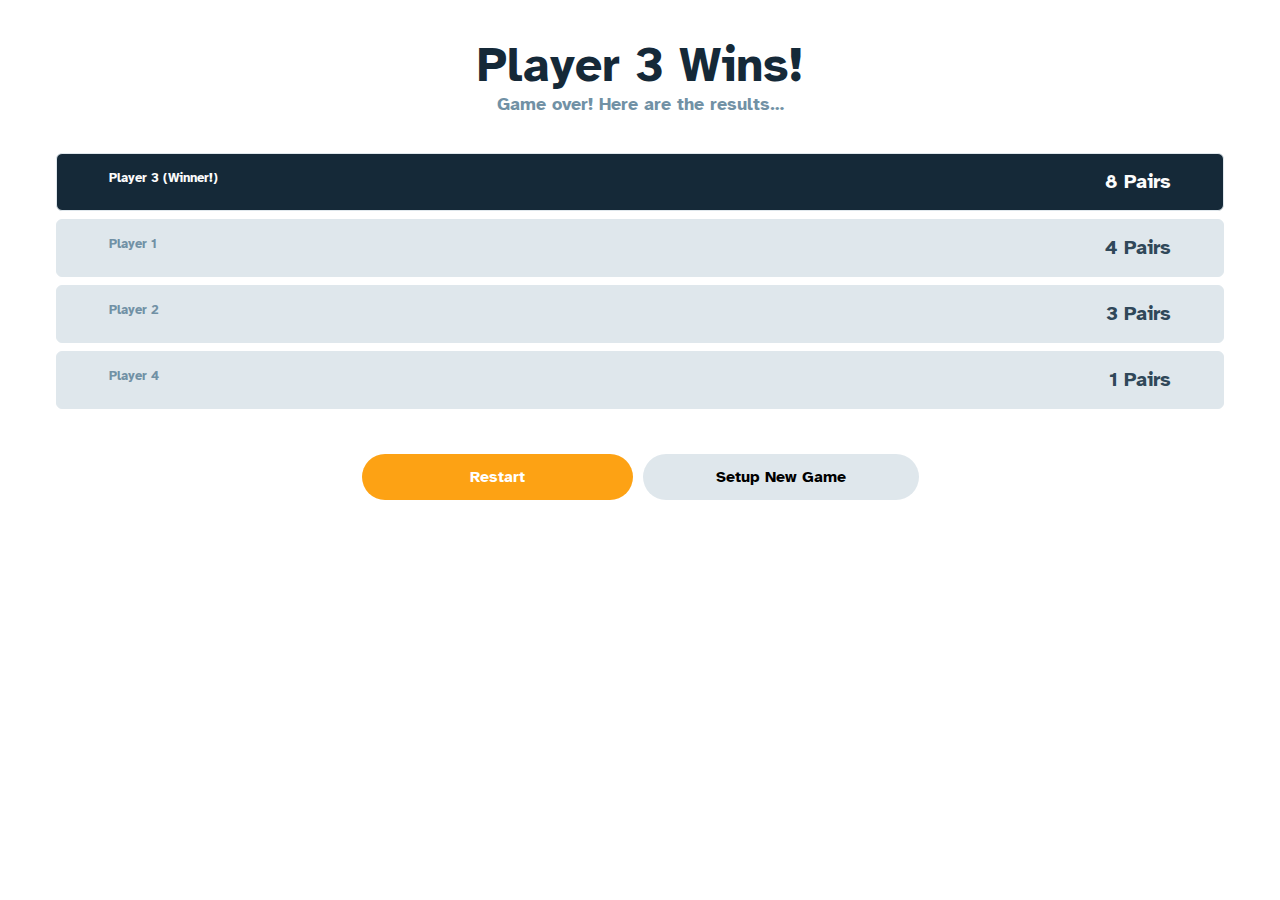
<file: index.html>
<!DOCTYPE html>
<html lang="en">

<head>
  <meta charset="UTF-8">
  <meta name="viewport" content="width=device-width, initial-scale=1.0">
  <title>MemoryGamee</title>
  <link rel="preconnect" href="https://fonts.googleapis.com">
  <link rel="preconnect" href="https://fonts.gstatic.com" crossorigin>
  <link
    href="https://fonts.googleapis.com/css2?family=Atkinson+Hyperlegible:ital,wght@0,400;0,700;1,400;1,700&family=Barlow+Semi+Condensed:ital,wght@0,100;0,200;0,300;0,400;0,500;0,600;0,700;0,800;0,900;1,100;1,200;1,300;1,400;1,500;1,600;1,700;1,800;1,900&family=Barlow:ital,wght@0,100;0,200;0,300;0,400;0,500;0,600;0,700;0,800;0,900;1,100;1,200;1,300;1,400;1,500;1,600;1,700;1,800;1,900&family=Castoro+Titling&family=Fraunces:ital,opsz,wght@0,9..144,100..900;1,9..144,100..900&family=Inter:wght@100..900&family=Kumbh+Sans:wght@100..900&family=Montserrat:ital,wght@0,100..900;1,100..900&display=swap"
    rel="stylesheet">
  <link rel="stylesheet" href="/assets/css/memory.css">
</head>
<div class="mplayer-container">
  <div class="mplayer-text">
    <h2>Player 3 Wins!</h2>
    <p>Game over! Here are the results…</p>
  </div>
  <div class="playerArea">
    <div class="playerItem blackItem">
      <p>Player 3 (Winner!)</p>
      <p class="pair-item">8 Pairs</p>
    </div>
    <!-- item end and start -->
    <div class="playerItem">
      <p>Player 1</p>
      <p class="pair-item">4 Pairs</p>
    </div>
    <!-- item end and start -->
    <div class="playerItem">
      <p>Player 2</p>
      <p class="pair-item">3 Pairs</p>
    </div>
    <!-- item end and start -->
    <div class="playerItem">
      <p>Player 4</p>
      <p class="pair-item">1 Pairs</p>
    </div>
    <!-- item end -->

  </div>
  <div class="resultBtn">
    <div class="restartBtn"><a href="#">Restart</a></div>
    <div class="newGame-btn"><a href="#">Setup New Game</a></div>

  </div>








</div>

<body>

</body>

</html>
</file>
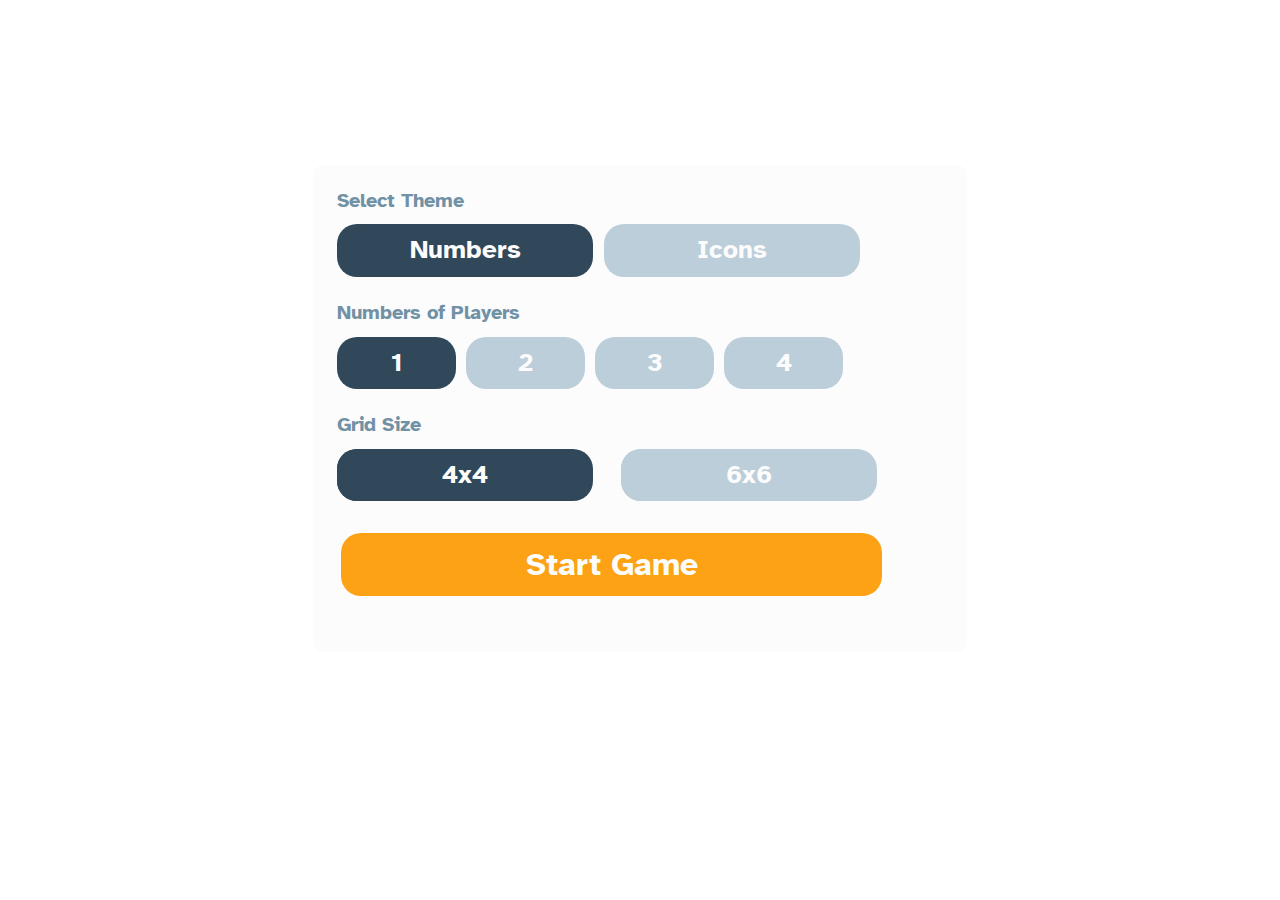
<file: memo.html>
<!DOCTYPE html>
<html lang="en">

<head>
  <meta charset="UTF-8">
  <meta name="viewport" content="width=device-width, initial-scale=1.0">
  <title>Memory Game</title>
  <link rel="preconnect" href="https://fonts.googleapis.com">
  <link rel="preconnect" href="https://fonts.gstatic.com" crossorigin>
  <link
    href="https://fonts.googleapis.com/css2?family=Atkinson+Hyperlegible:ital,wght@0,400;0,700;1,400;1,700&display=swap"
    rel="stylesheet">
  <link rel="stylesheet" href="/assets/css/memory.css">
</head>

<body>
  <div class="container">
    <div class="header">
      <h2>memory</h2>
    </div>
    <div class="start-game-area">
      <div class="select-theme-area">
        <div class="select-area-txt">
          <h3>Select Theme</h3>
        </div>
        <div class="select-buttons-area">
          <div class="numbers-buttons">
            <h2>Numbers</h2>
          </div>
          <div class="icons-buttons">
            <h2>Icons</h2>
          </div>
        </div>
      </div>
      <div class="numbers-players-area">
        <div class="numbers-players-txt">
          <h3>Numbers of Players</h3>
        </div>
        <div class="numbers-players-buttons">
          <h2>1</h2>
          <h2>2</h2>
          <h2>3</h2>
          <h2>4</h2>
        </div>
      </div>
      <div class="grid-area">
        <div class="grid-size-txt">
          <h3>Grid Size</h3>
        </div>
        <div class="grid-buttons-area">
          <div class="grid-four-buttons">
            <h2>4x4</h2>
          </div>
          <div class="grid-six-buttons">
            <h2>6x6</h2>
          </div>
        </div>
      </div>
      <div class="start-buttons">
        <h2>Start Game</h2>
      </div>
    </div>
  </div>
</body>

</html>
</file>
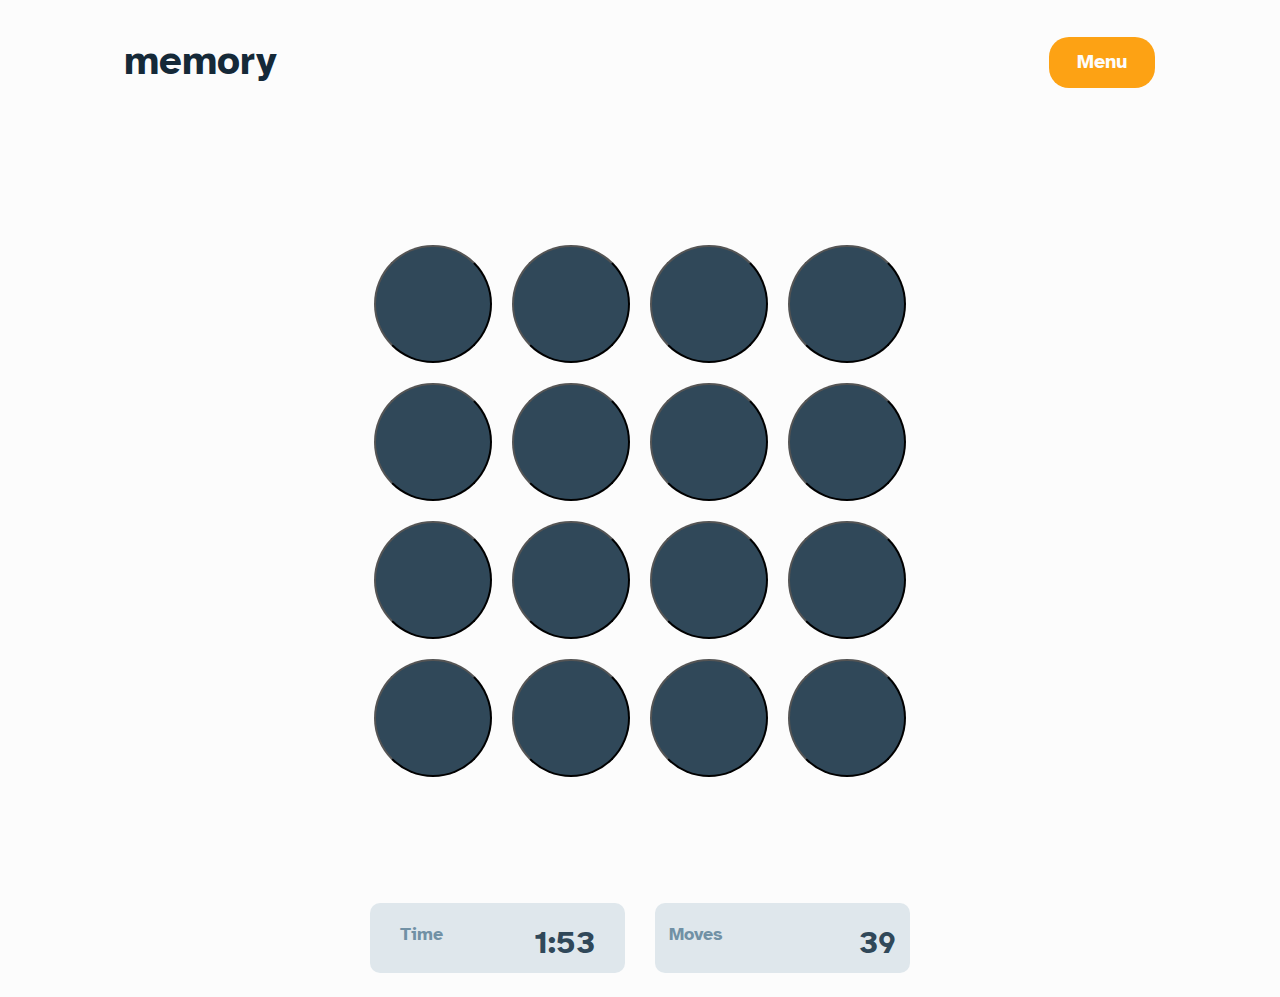
<file: memory-game-4x4-solo.html>
<!DOCTYPE html>
<html lang="en">

<head>
  <meta charset="UTF-8">
  <meta name="viewport" content="width=device-width, initial-scale=1.0">
  <title>Memory Game 4x4-solo </title>
  <link rel="preconnect" href="https://fonts.googleapis.com">
  <link rel="preconnect" href="https://fonts.gstatic.com" crossorigin>
  <link
    href="https://fonts.googleapis.com/css2?family=Atkinson+Hyperlegible:ital,wght@0,400;0,700;1,400;1,700&display=swap"
    rel="stylesheet">
    <link rel="stylesheet" href="/assets/css/memory.css">
  </head>

<body class="memory-game-4x4-solo">
  <div class="container">
    <div class="memory-game-4x4-solo-header">
      <h2>memory</h2>
      <h3>Menu</h3>
    </div>
    <div class="memory-game-4x4-solo-area">
      <button></button>
      <button></button>
      <button></button>
      <button></button>
      <button></button>
      <button></button>
      <button></button>
      <button></button>
      <button></button>
      <button></button>
      <button></button>
      <button></button>
      <button></button>
      <button></button>
      <button></button>
      <button></button>
    </div>
    <div class="pairs-4x4-solo">
      <div class="pairs-area-4x4-solo">
        <div class="pairs-area-txt-4x4-solo">
          <p>Time</p>
          <h2>1:53</h2>
        </div>
      </div>
      <div class="pairs-area-yellow-4x4-solo">
        <div class="pairs-area-yellow-txt-4x4-solo">
          <p>Moves</p>
          <h2>39</h2>
        </div>
      </div>
    </div>
  </div>

</body>

</html>
</file>
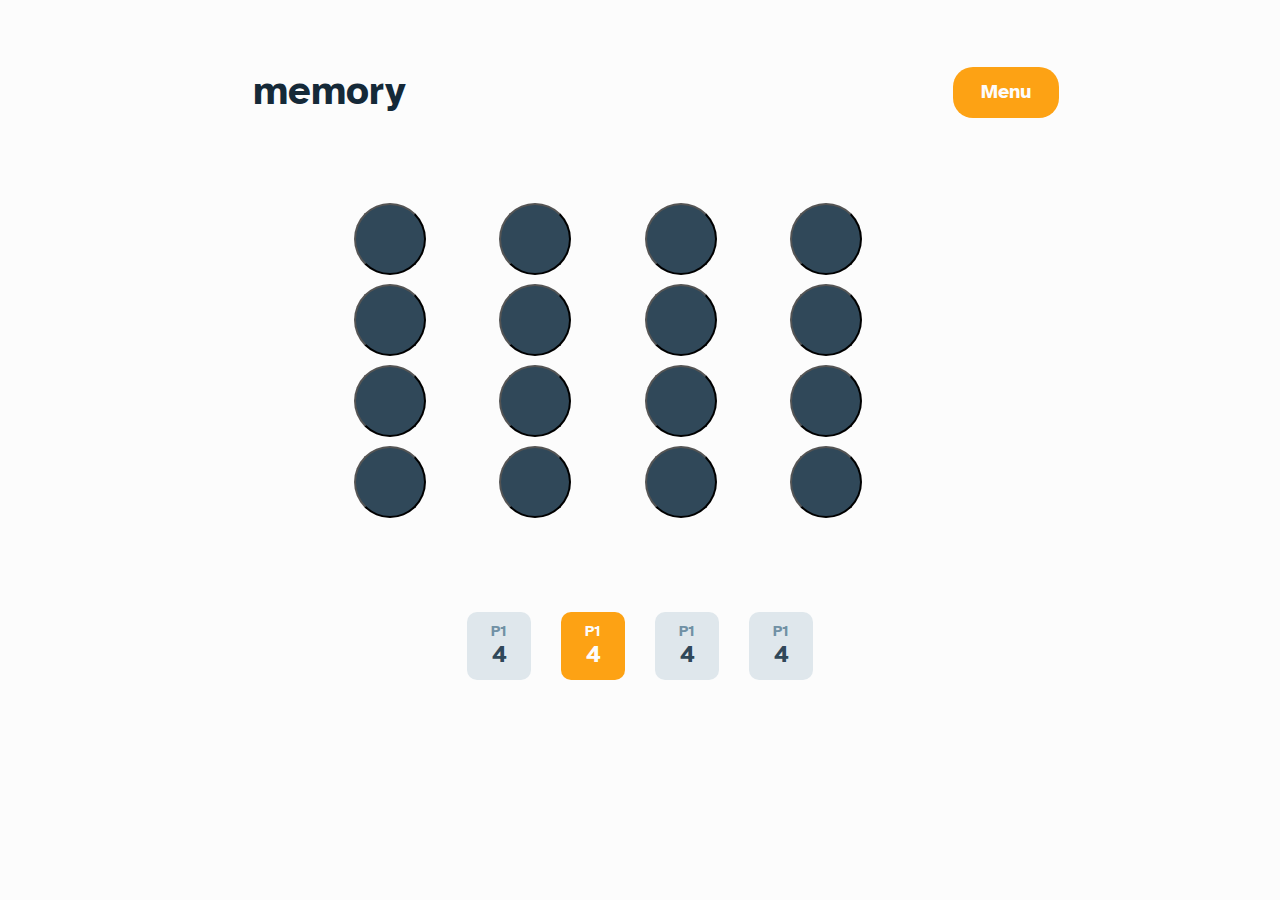
<file: memory-game-4x4.html>
<!DOCTYPE html>
<html lang="en">

<head>
  <meta charset="UTF-8">
  <meta name="viewport" content="width=device-width, initial-scale=1.0">
  <title>Memory Game 4x4 </title>
  <link rel="preconnect" href="https://fonts.googleapis.com">
  <link rel="preconnect" href="https://fonts.gstatic.com" crossorigin>
  <link
    href="https://fonts.googleapis.com/css2?family=Atkinson+Hyperlegible:ital,wght@0,400;0,700;1,400;1,700&display=swap"
    rel="stylesheet">
    <link rel="stylesheet" href="/assets/css/memory.css">
  </head>

<body class="memory-game-4x4">
  <div class="container">
    <div class="memory-game-4x4-header">
      <h2>memory</h2>
      <h3>Menu</h3>
    </div>
    <div class="memory-game-4x4-area">
      <button></button>
      <button></button>
      <button></button>
      <button></button>
      <button></button>
      <button></button>
      <button></button>
      <button></button>
      <button></button>
      <button></button>
      <button></button>
      <button></button>
      <button></button>
      <button></button>
      <button></button>
      <button></button>
    </div>
    <div class="pairs">
      <div class="pairs-area">
        <div class="pairs-area-txt">
          <p>P1</p>
          <h2>4</h2>
        </div>
      </div>
      <div class="pairs-area-yellow">
        <div class="pairs-area-yellow-txt">
          <p>P1</p>
          <h2>4</h2>
        </div>
      </div>
      <div class="pairs-area">
        <div class="pairs-area-txt">
          <p>P1</p>
          <h2>4</h2>
        </div>
      </div>
      <div class="pairs-area">
        <div class="pairs-area-txt">
          <p>P1</p>
          <h2>4</h2>
        </div>
      </div>
    </div>
  </div>

</body>

</html>
</file>
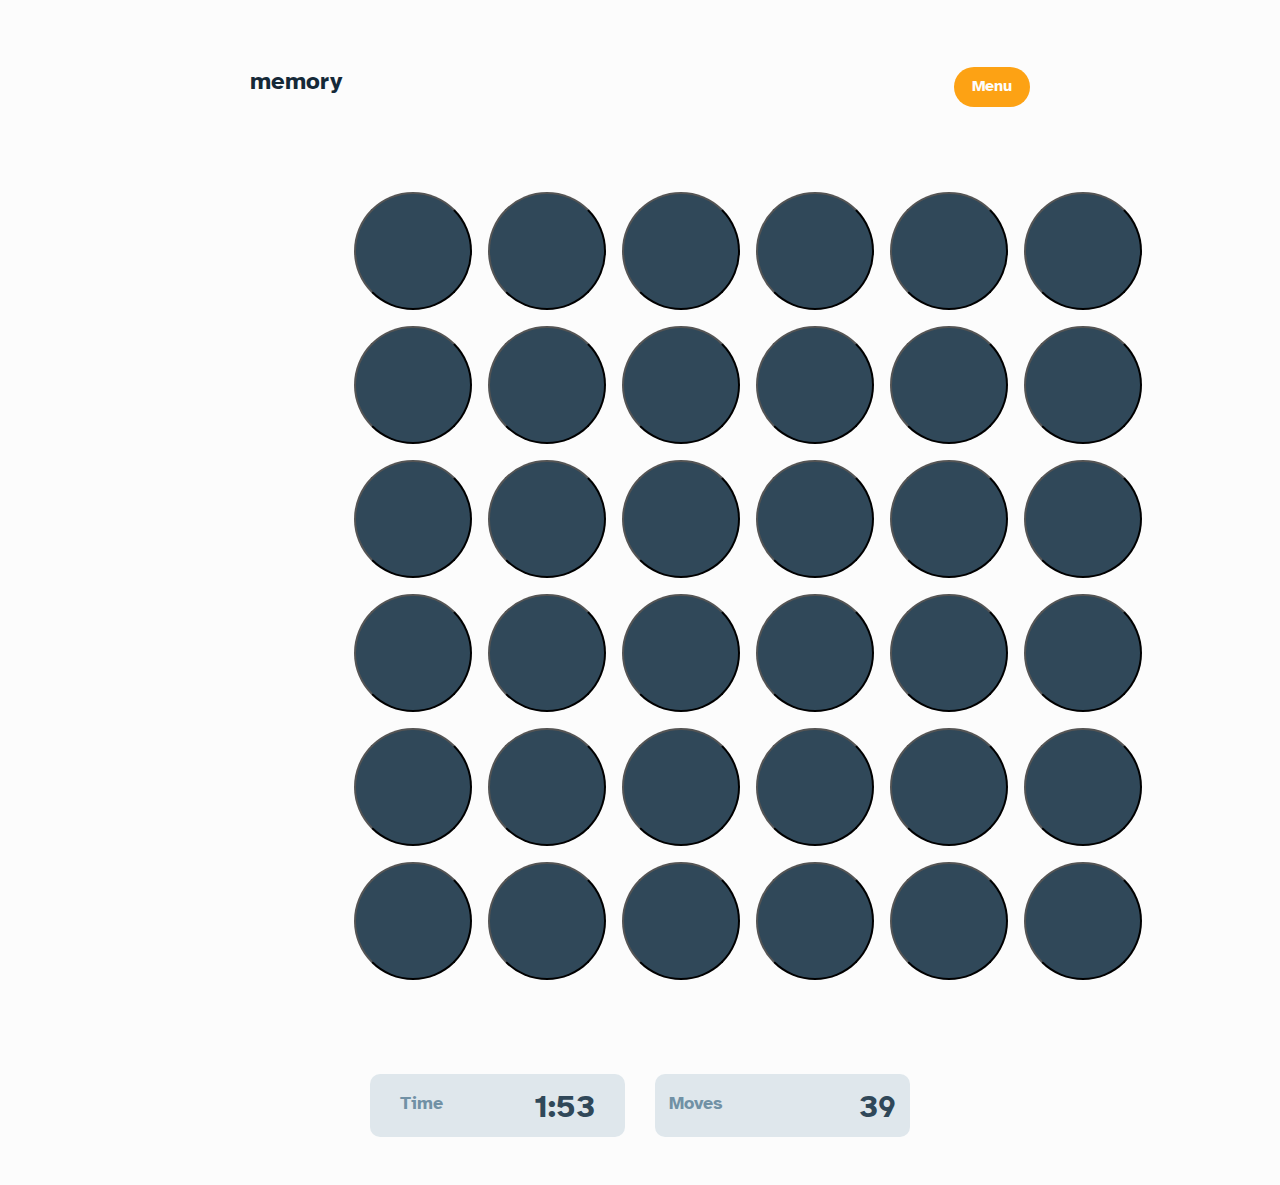
<file: memory-game-6x6-solo.html>
<!DOCTYPE html>
<html lang="en">

<head>
  <meta charset="UTF-8">
  <meta name="viewport" content="width=device-width, initial-scale=1.0">
  <title>Memory Game 6x6-solo </title>
  <link rel="preconnect" href="https://fonts.googleapis.com">
  <link rel="preconnect" href="https://fonts.gstatic.com" crossorigin>
  <link
    href="https://fonts.googleapis.com/css2?family=Atkinson+Hyperlegible:ital,wght@0,400;0,700;1,400;1,700&display=swap"
    rel="stylesheet">
    <link rel="stylesheet" href="/assets/css/memory.css">
  </head>

<body class="memory-game-6x6-solo">
  <div class="container">
    <div class="memory-game-6x6-solo-header">
      <h2>memory</h2>
      <h3>Menu</h3>
    </div>
    <div class="memory-game-6x6-solo-area">
      <button></button>
      <button></button>
      <button></button>
      <button></button>
      <button></button>
      <button></button>
      <button></button>
      <button></button>
      <button></button>
      <button></button>
      <button></button>
      <button></button>
      <button></button>
      <button></button>
      <button></button>
      <button></button>
      <button></button>
      <button></button>
      <button></button>
      <button></button>
      <button></button>
      <button></button>
      <button></button>
      <button></button>
      <button></button>
      <button></button>
      <button></button>
      <button></button>
      <button></button>
      <button></button>
      <button></button>
      <button></button>
      <button></button>
      <button></button>
      <button></button>
      <button></button>
    </div>
    <div class="pairs-6x6-solo">
      <div class="pairs-area-6x6-solo">
        <div class="pairs-area-txt-6x6-solo">
          <p>Time</p>
          <h2>1:53</h2>
        </div>
      </div>
      <div class="pairs-area-yellow-6x6-solo">
        <div class="pairs-area-yellow-txt-6x6-solo">
          <p>Moves</p>
          <h2>39</h2>
        </div>
      </div>
    </div>
  </div>

</body>

</html>
</file>
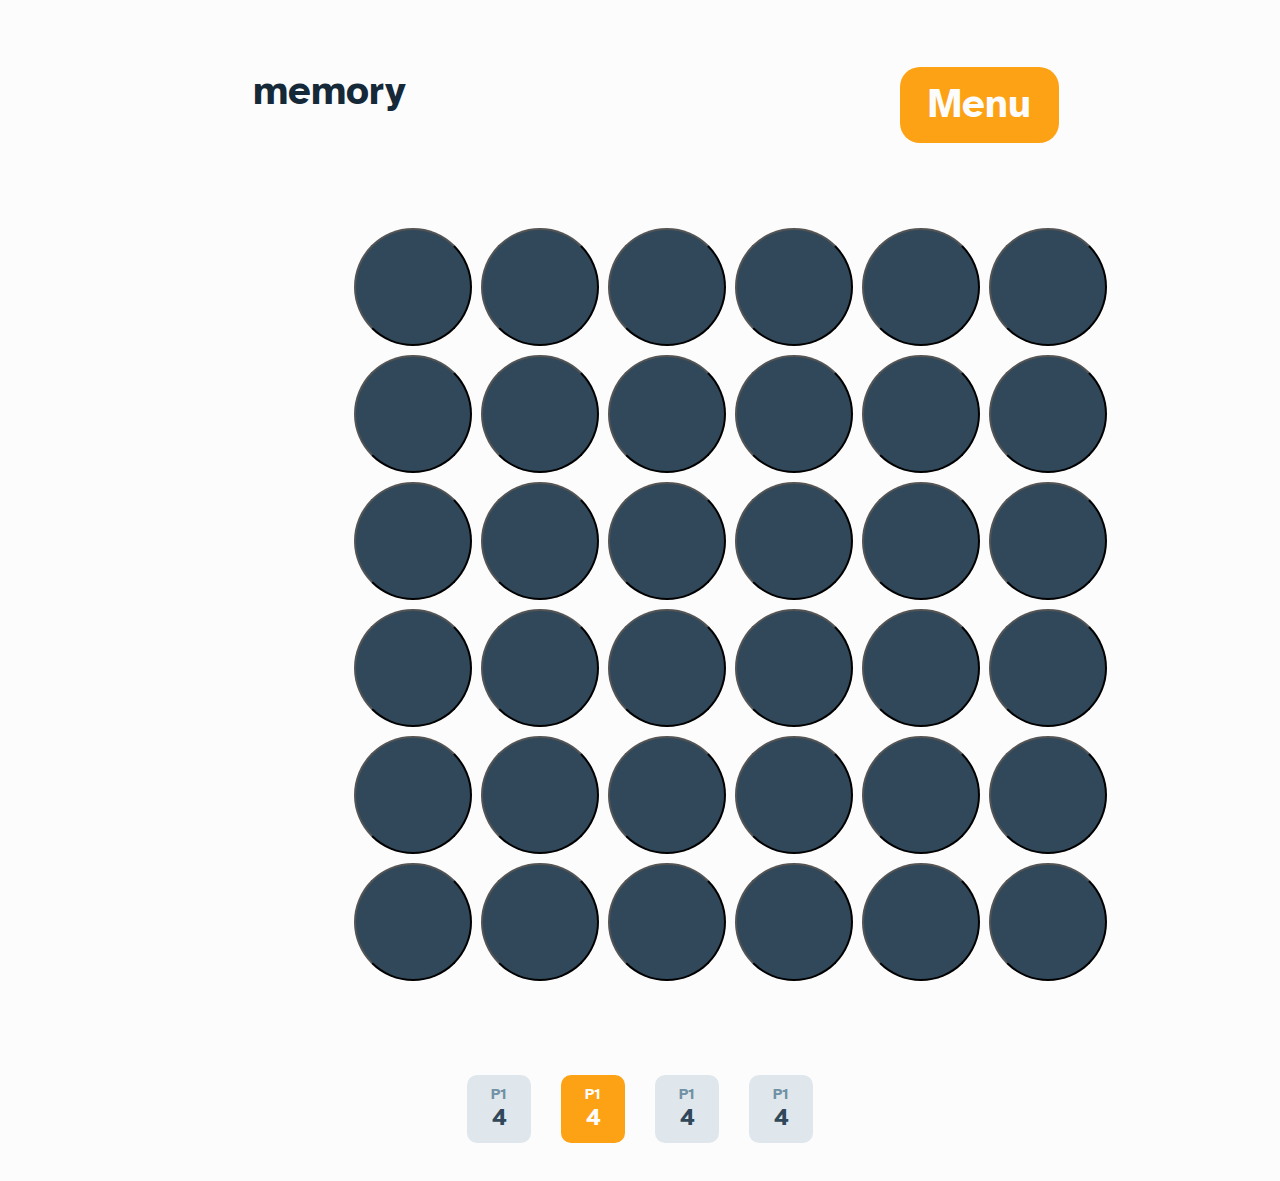
<file: memory-game-6x6.html>
<!DOCTYPE html>
<html lang="en">

<head>
  <meta charset="UTF-8">
  <meta name="viewport" content="width=device-width, initial-scale=1.0">
  <title>Memory Game 6x6 </title>
  <link rel="preconnect" href="https://fonts.googleapis.com">
  <link rel="preconnect" href="https://fonts.gstatic.com" crossorigin>
  <link
    href="https://fonts.googleapis.com/css2?family=Atkinson+Hyperlegible:ital,wght@0,400;0,700;1,400;1,700&display=swap"
    rel="stylesheet">
    <link rel="stylesheet" href="/assets/css/memory.css">
  </head>

<body class="memory-game-6x6">
  <div class="container">
    <div class="memory-game-6x6-header">
      <h2>memory</h2>
      <h3>Menu</h3>
    </div>
    <div class="memory-game-6x6-area">
      <button></button>
      <button></button>
      <button></button>
      <button></button>
      <button></button>
      <button></button>
      <button></button>
      <button></button>
      <button></button>
      <button></button>
      <button></button>
      <button></button>
      <button></button>
      <button></button>
      <button></button>
      <button></button>
      <button></button>
      <button></button>
      <button></button>
      <button></button>
      <button></button>
      <button></button>
      <button></button>
      <button></button>
      <button></button>
      <button></button>
      <button></button>
      <button></button>
      <button></button>
      <button></button>
      <button></button>
      <button></button>
      <button></button>
      <button></button>
      <button></button>
      <button></button>
    </div>
    <div class="pairs">
      <div class="pairs-area">
        <div class="pairs-area-txt">
          <p>P1</p>
          <h2>4</h2>
        </div>
      </div>
      <div class="pairs-area-yellow">
        <div class="pairs-area-yellow-txt">
          <p>P1</p>
          <h2>4</h2>
        </div>
      </div>
      <div class="pairs-area">
        <div class="pairs-area-txt">
          <p>P1</p>
          <h2>4</h2>
        </div>
      </div>
      <div class="pairs-area">
        <div class="pairs-area-txt">
          <p>P1</p>
          <h2>4</h2>
        </div>
      </div>
    </div>
  </div>

</body>

</html>
</file>
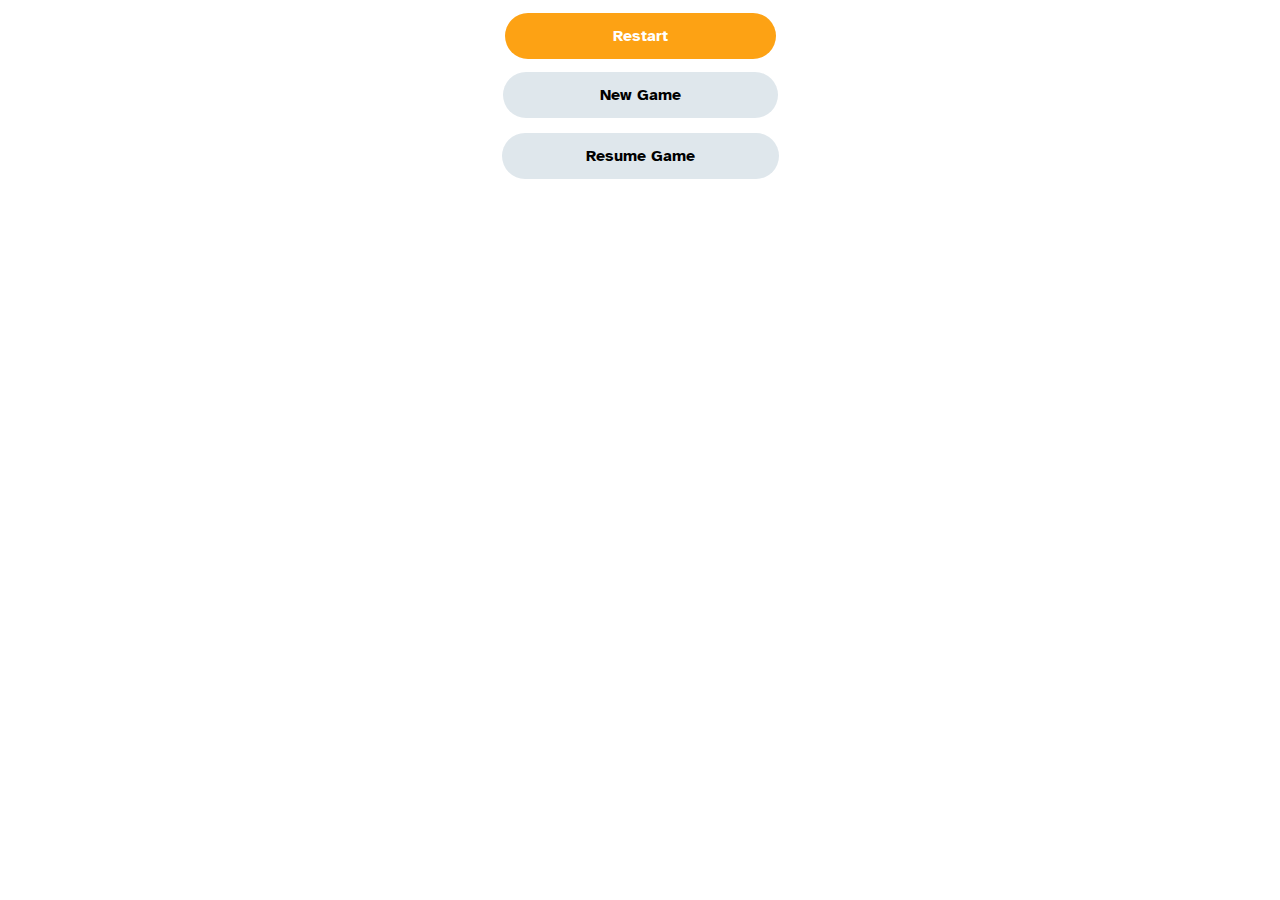
<file: menu.html>
<!DOCTYPE html>
<html lang="en">

<head>
  <meta charset="UTF-8">
  <meta name="viewport" content="width=device-width, initial-scale=1.0">
  <title>Document</title>
  <link rel="preconnect" href="https://fonts.googleapis.com">
  <link rel="preconnect" href="https://fonts.gstatic.com" crossorigin>
  <link
    href="https://fonts.googleapis.com/css2?family=Atkinson+Hyperlegible:ital,wght@0,400;0,700;1,400;1,700&family=Barlow+Semi+Condensed:ital,wght@0,100;0,200;0,300;0,400;0,500;0,600;0,700;0,800;0,900;1,100;1,200;1,300;1,400;1,500;1,600;1,700;1,800;1,900&family=Barlow:ital,wght@0,100;0,200;0,300;0,400;0,500;0,600;0,700;0,800;0,900;1,100;1,200;1,300;1,400;1,500;1,600;1,700;1,800;1,900&family=Castoro+Titling&family=Fraunces:ital,opsz,wght@0,9..144,100..900;1,9..144,100..900&family=Inter:wght@100..900&family=Kumbh+Sans:wght@100..900&family=Montserrat:ital,wght@0,100..900;1,100..900&display=swap"
    rel="stylesheet">
  <link rel="stylesheet" href="/assets/css/memory.css">

</head>

<body>
  <div class="resultBtn-menu">
    <div class="restartBtn-menu"><a href="#">Restart</a></div>
    <div class="newGame-btn-menu newgameBtn"><a href="#">New Game</a></div>
    <div class="newGame-btn-menu resumeBtn"><a href="#">Resume Game</a></div>

  </div>

</body>

</html>
</file>
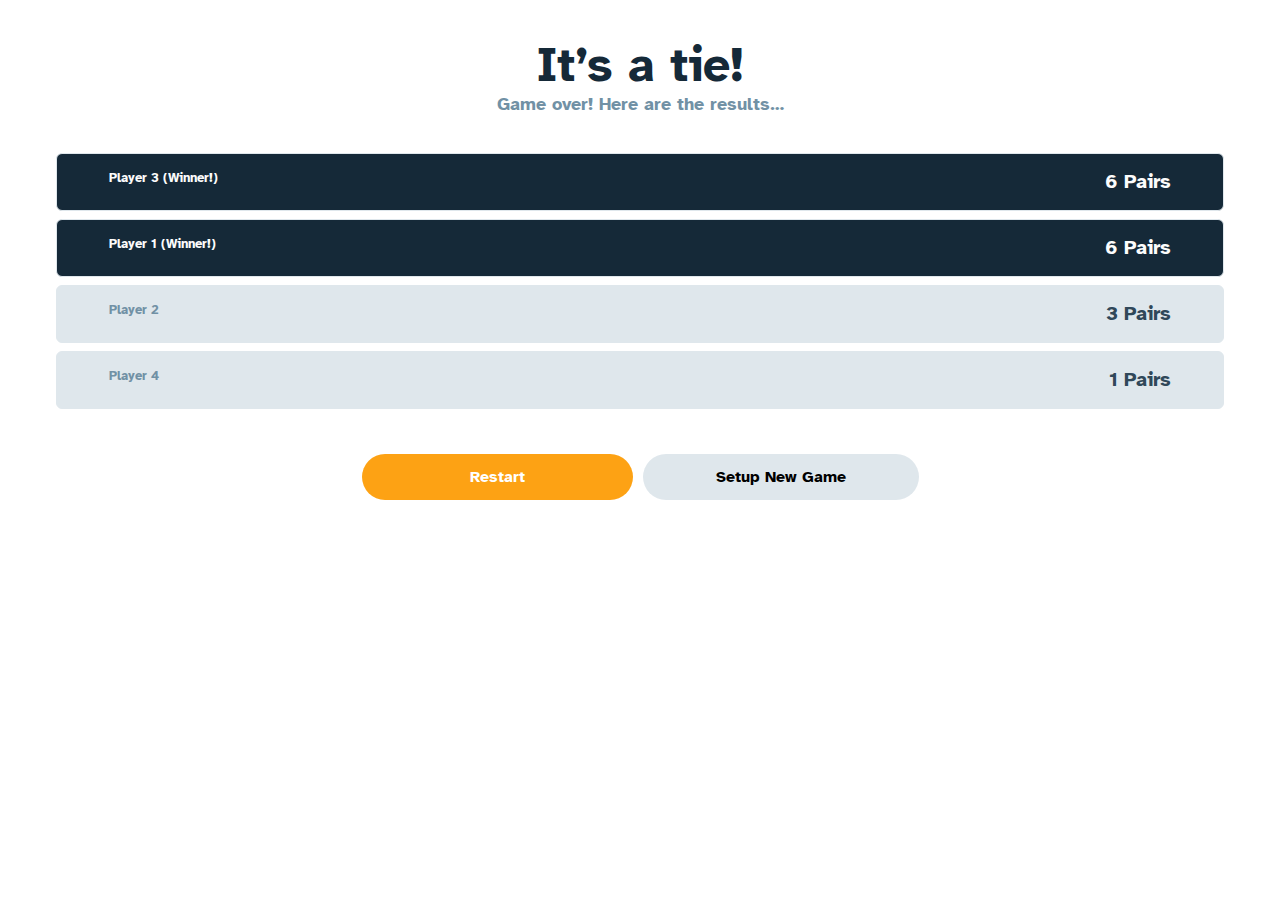
<file: multiplayer-tie.html>
<!DOCTYPE html>
<html lang="en">

<head>
  <meta charset="UTF-8">
  <meta name="viewport" content="width=device-width, initial-scale=1.0">
  <title>Document</title>
  <link rel="preconnect" href="https://fonts.googleapis.com">
  <link rel="preconnect" href="https://fonts.gstatic.com" crossorigin>
  <link
    href="https://fonts.googleapis.com/css2?family=Atkinson+Hyperlegible:ital,wght@0,400;0,700;1,400;1,700&family=Barlow+Semi+Condensed:ital,wght@0,100;0,200;0,300;0,400;0,500;0,600;0,700;0,800;0,900;1,100;1,200;1,300;1,400;1,500;1,600;1,700;1,800;1,900&family=Barlow:ital,wght@0,100;0,200;0,300;0,400;0,500;0,600;0,700;0,800;0,900;1,100;1,200;1,300;1,400;1,500;1,600;1,700;1,800;1,900&family=Castoro+Titling&family=Fraunces:ital,opsz,wght@0,9..144,100..900;1,9..144,100..900&family=Inter:wght@100..900&family=Kumbh+Sans:wght@100..900&family=Montserrat:ital,wght@0,100..900;1,100..900&display=swap"
    rel="stylesheet">
  <link rel="stylesheet" href="/assets/css/memory.css">
</head>
<div class="mplayer-container">
  <div class="mplayer-text">
    <h2>It’s a tie!</h2>
    <p>Game over! Here are the results…</p>
  </div>
  <div class="playerArea">
    <div class="playerItem blackItem">
      <p>Player 3 (Winner!)</p>
      <p class="pair-item">6 Pairs</p>
    </div>
    <!-- item end and start -->
    <div class="playerItem blackItem">
      <p>Player 1 (Winner!)</p>
      <p class="pair-item">6 Pairs</p>
    </div>
    <!-- item end and start -->
    <div class="playerItem">
      <p>Player 2</p>
      <p class="pair-item">3 Pairs</p>
    </div>
    <!-- item end and start -->
    <div class="playerItem">
      <p>Player 4</p>
      <p class="pair-item">1 Pairs</p>
    </div>
    <!-- item end -->

  </div>
  <div class="resultBtn">
    <div class="restartBtn"><a href="#">Restart</a></div>
    <div class="newGame-btn"><a href="#">Setup New Game</a></div>

  </div>








</div>

<body>

</body>

</html>
</file>
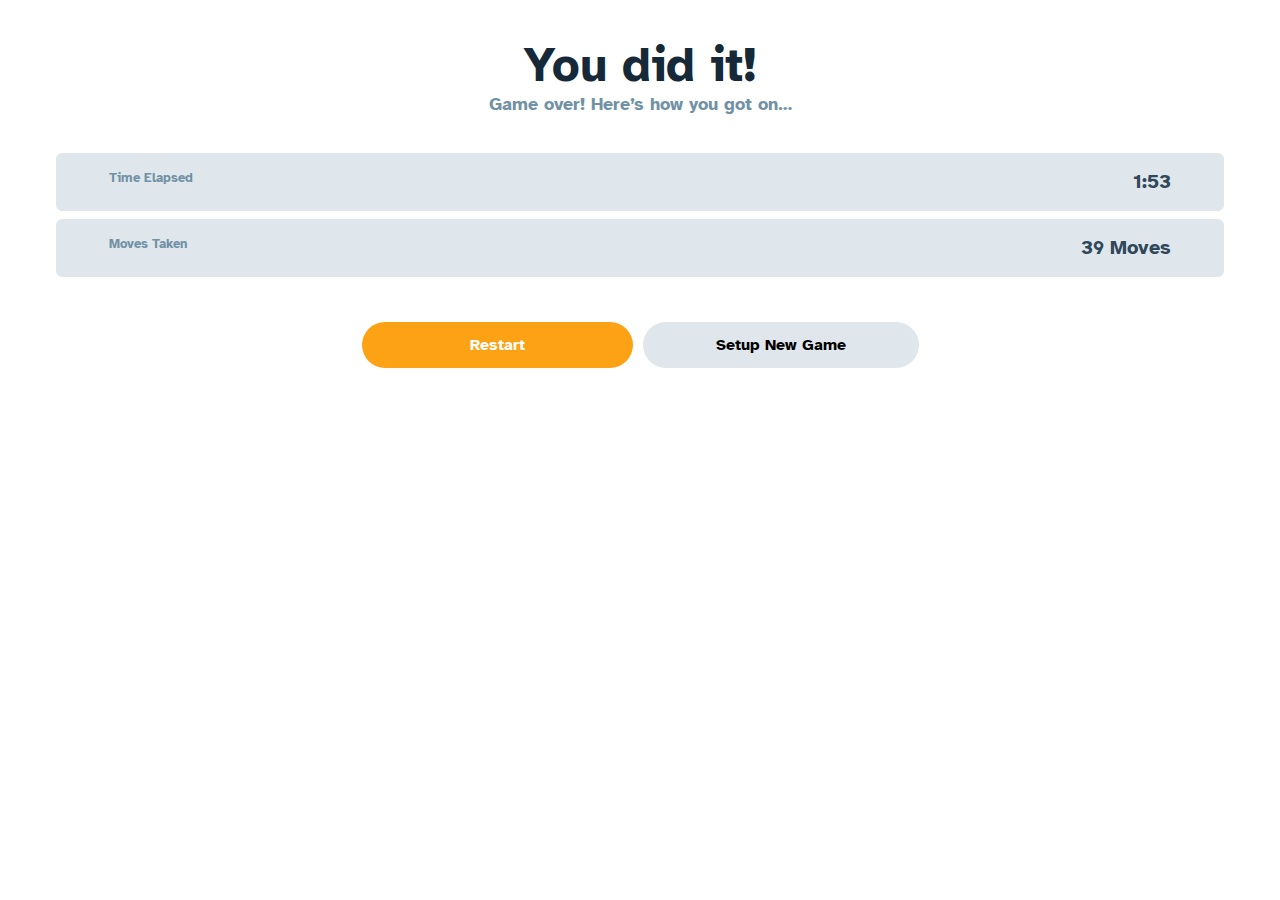
<file: solo-gameOver.html>
<!DOCTYPE html>
<html lang="en">

<head>
  <meta charset="UTF-8">
  <meta name="viewport" content="width=device-width, initial-scale=1.0">
  <title>Document</title>
  <link rel="preconnect" href="https://fonts.googleapis.com">
  <link rel="preconnect" href="https://fonts.gstatic.com" crossorigin>
  <link
    href="https://fonts.googleapis.com/css2?family=Atkinson+Hyperlegible:ital,wght@0,400;0,700;1,400;1,700&family=Barlow+Semi+Condensed:ital,wght@0,100;0,200;0,300;0,400;0,500;0,600;0,700;0,800;0,900;1,100;1,200;1,300;1,400;1,500;1,600;1,700;1,800;1,900&family=Barlow:ital,wght@0,100;0,200;0,300;0,400;0,500;0,600;0,700;0,800;0,900;1,100;1,200;1,300;1,400;1,500;1,600;1,700;1,800;1,900&family=Castoro+Titling&family=Fraunces:ital,opsz,wght@0,9..144,100..900;1,9..144,100..900&family=Inter:wght@100..900&family=Kumbh+Sans:wght@100..900&family=Montserrat:ital,wght@0,100..900;1,100..900&display=swap"
    rel="stylesheet">
  <link rel="stylesheet" href="/assets/css/memory.css">
</head>
<div class="mplayer-container">
  <div class="mplayer-text">
    <h2>You did it!</h2>
    <p>Game over! Here’s how you got on…</p>
  </div>
  <div class="playerArea">
    <div class="playerItem">
      <p>Time Elapsed</p>
      <p class="pair-item">1:53</p>
    </div>
    <!-- item end and start -->
    <div class="playerItem">
      <p>Moves Taken</p>
      <p class="pair-item">39 Moves</p>
    </div>
    <!-- item end -->

  </div>
  <div class="resultBtn">
    <div class="restartBtn"><a href="#">Restart</a></div>
    <div class="newGame-btn"><a href="#">Setup New Game</a></div>

  </div>








</div>

<body>

</body>

</html>
</file>
<file: assets/css/memory.css>
/*
  1. Use a more-intuitive box-sizing model.
*/
*,
*::before,
*::after {
  box-sizing: border-box;
}

/*
  2. Remove default margin
*/
* {
  margin: 0;
}

/*
  Typographic tweaks!
  3. Add accessible line-height
  4. Improve text rendering
*/
body {
  line-height: 1.5;
  -webkit-font-smoothing: antialiased;
}

/*
  5. Improve media defaults
*/
img,
picture,
video,
canvas,
svg {
  display: block;
  max-width: 100%;
}

/*
  6. Remove built-in form typography styles
*/
input,
button,
textarea,
select {
  font: inherit;
}

/*
  7. Avoid text overflows
*/
p,
h1,
h2,
h3,
h4,
h5,
h6 {
  overflow-wrap: break-word;
}

body {
  margin: 0 auto;
  font-family: "Atkinson Hyperlegible", sans-serif;

}

/* MOBIL VERS START */
/* index start */
.container {
  font-family: "Atkinson Hyperlegible", sans-serif;
}

/* Mobile Start Game - Start */

.header {
  width: 122px;
  margin: 0 auto;
  padding-top: 80px;
  padding-bottom: 45px;
}

.header h2 {
  font-size: 32px;
  font-weight: 700;
  line-height: 39.68px;
  text-align: center;
  color: #ffffff;
}

.start-game-area {
  width: 327px;
  margin: 0 auto;
  border-radius: 10px;
  background-color: #FCFCFC;
}

.select-theme-area {
  width: 279px;
  padding: 24px 24px;
}

.select-area-txt {
  width: 98px;
  padding-bottom: 11px;
}

.select-area-txt h3 {
  font-size: 15px;
  font-weight: 700;
  line-height: 18.6px;
  text-align: left;
  color: #7191A5;
}

.select-buttons-area {
  display: flex;
  gap: 11px;
}

.numbers-buttons {
  width: 134px;
  background-color: #304859;
  border-radius: 20px;
}

.numbers-buttons h2 {
  font-size: 16px;
  font-weight: 700;
  line-height: 19.84px;
  text-align: center;
  padding: 10px 33px;
  color: #FCFCFC;
}

.icons-buttons {
  width: 134px;
  background-color: #BCCED9;
  border-radius: 20px;
}

.icons-buttons h2 {
  font-size: 16px;
  font-weight: 700;
  line-height: 19.84px;
  text-align: center;
  padding: 10px 45px;
  color: #FCFCFC;
}

.numbers-players-area {
  width: 279px;
  padding-inline: 24px;
  padding-bottom: 24px;
}

.numbers-players-txt {
  width: 140px;
  padding-bottom: 11px;
}

.numbers-players-txt h3 {
  font-size: 15px;
  font-weight: 700;
  line-height: 18.6px;
  text-align: left;
  color: #7191A5;
}

.numbers-players-buttons {
  display: flex;
  gap: 10px;
}

.numbers-players-buttons h2:first-child {
  background-color: #304859;
}

.numbers-players-buttons h2 {
  width: 62px;
  font-size: 16px;
  font-weight: 700;
  line-height: 19.84px;
  border-radius: 20px;
  padding: 10px 27px;
  text-align: center;
  background-color: #BCCED9;
  color: #FCFCFC;
}

.grid-area {
  width: 279px;
  padding-inline: 24px;
  padding-bottom: 32px;
}

.grid-size-txt {
  width: 98px;
  padding-bottom: 11px;
}

.grid-size-txt h3 {
  font-size: 15px;
  font-weight: 700;
  line-height: 18.6px;
  text-align: left;
  color: #7191A5;
}

.grid-buttons-area {
  display: flex;
  gap: 11px;
}

.grid-four-buttons {
  width: 134px;
  background-color: #304859;
  border-radius: 20px;
}

.grid-four-buttons h2 {
  font-size: 16px;
  font-weight: 700;
  line-height: 19.84px;
  text-align: center;
  padding: 10px 52px;
  color: #FCFCFC;
}

.grid-six-buttons {
  width: 134px;
  background-color: #BCCED9;
  border-radius: 20px;
}

.grid-six-buttons h2 {
  font-size: 16px;
  font-weight: 700;
  line-height: 19.84px;
  text-align: center;
  padding: 10px 52px;
  color: #FCFCFC;
}

.start-buttons {
  width: 279px;
  margin: 0 auto;
  padding-bottom: 24px;
}

.start-buttons h2 {
  font-size: 18px;
  font-weight: 700;
  line-height: 22.32px;
  padding: 12px 91px;
  border-radius: 20px;
  background-color: #FDA214;
  text-align: center;
  color: #FCFCFC;
}



.memory-game-4x4 {
  background-color: #FCFCFC;
}

.memory-game-4x4-header {
  width: 327px;
  padding: 24px 24px 80px 24px;
  margin: 0 auto;
  display: flex;
  justify-content: space-between;
}

.memory-game-4x4-header h2 {
  font-size: 24px;
  font-weight: 700;
  line-height: 29.76px;
  text-align: left;
  color: #152938;
}

.memory-game-4x4-header h3 {
  background-color: #FDA214;
  font-size: 16px;
  font-weight: 700;
  line-height: 19.84px;
  border-radius: 20px;
  padding: 10px 18px;
  text-align: center;
  color: #FCFCFC;
}

.memory-game-4x4-area {
  margin: 0 auto;
  width: 326px;
  display: grid;
  grid-template-columns: repeat(4, 1fr);
  grid-template-rows: repeat(4, 1fr);
  grid-column-gap: 9px;
  grid-row-gap: 9px;
  padding-bottom: 94px;
}

.memory-game-4x4-area button {
  width: 72px;
  height: 72px;
  border-radius: 50%;
  background-color: #304859;
}

.pairs {
  width: 327px;
  margin: 0 auto;
  display: flex;
  gap: 24px;
  padding-bottom: 24px;
}

.pairs-area {
  width: 64px;
  text-align: center;
  border-radius: 10px;
  background-color: #DFE7EC;
}

.pairs-area-txt {
  padding: 10px 14px;
}

.pairs-area-txt p {
  font-size: 15px;
  font-weight: 700;
  line-height: 18.6px;
  text-align: center;
  color: #7191A5;
}

.pairs-area-txt h2 {
  font-size: 24px;
  font-weight: 700;
  line-height: 29.76px;
  text-align: center;
  color: #304859;
}

.pairs-area-yellow {
  width: 64px;
  text-align: center;
  border-radius: 10px;
  background-color: #FDA214;
}

.pairs-area-yellow-txt {
  padding: 10px 14px;
}

.pairs-area-yellow-txt p {
  font-size: 15px;
  font-weight: 700;
  line-height: 18.6px;
  text-align: center;
  color: #FCFCFC;
}

.pairs-area-yellow-txt h2 {
  font-size: 24px;
  font-weight: 700;
  line-height: 29.76px;
  text-align: center;
  color: #FCFCFC;
}

.memory-game-6x6-solo {
  background-color: #FCFCFC;
}

.memory-game-6x6-solo-header {
  width: 327px;
  padding: 24px 24px 80px 24px;
  margin: 0 auto;
  display: flex;
  justify-content: space-between;
}

.memory-game-6x6-solo-header h2 {
  font-size: 24px;
  font-weight: 700;
  line-height: 29.76px;
  text-align: left;
  color: #152938;
}

.memory-game-6x6-solo-header h3 {
  background-color: #FDA214;
  font-size: 16px;
  font-weight: 700;
  line-height: 19.84px;
  border-radius: 20px;
  padding: 10px 18px;
  text-align: center;
  color: #FCFCFC;
}

.memory-game-6x6-solo-area {
  margin: 0 auto;
  width: 326px;
  display: grid;
  grid-template-columns: repeat(6, 1fr);
  grid-template-rows: repeat(6, 1fr);
  grid-column-gap: 9px;
  grid-row-gap: 9px;
  padding-bottom: 94px;
}

button {
  width: 46px;
  height: 46px;
  border-radius: 50%;
  background-color: #304859;
}

.pairs-6x6-solo {
  width: 327px;
  margin: 0 auto;
  display: flex;
  gap: 24px;
  padding-bottom: 24px;
}

.pairs-area-6x6-solo {
  width: 150px;
  text-align: center;
  border-radius: 10px;
  background-color: #DFE7EC;
}

.pairs-area-txt-6x6-solo {
  padding: 10px 30px;
}

.pairs-area-txt-6x6-solo p {
  font-size: 15px;
  font-weight: 700;
  line-height: 18.6px;
  text-align: center;
  color: #7191A5;
}

.pairs-area-txt-6x6-solo h2 {
  font-size: 24px;
  font-weight: 700;
  line-height: 29.76px;
  text-align: center;
  color: #304859;
}

.pairs-area-yellow-6x6-solo {
  width: 151px;
  text-align: center;
  border-radius: 10px;
  background-color: #DFE7EC;
}

.pairs-area-yellow-txt-6x6-solo {
  padding: 10px 14px;
}

.pairs-area-yellow-txt-6x6-solo p {
  font-size: 15px;
  font-weight: 700;
  line-height: 18.6px;
  text-align: center;
  color: #7191A5;
}

.pairs-area-yellow-txt-6x6-solo h2 {
  font-size: 24px;
  font-weight: 700;
  line-height: 29.76px;
  text-align: center;
  color: #304859;
}

.memory-game-4x4-solo {
  background-color: #FCFCFC;
}

.memory-game-4x4-solo-header {
  width: 327px;
  padding: 24px 24px 80px 24px;
  margin: 0 auto;
  display: flex;
  justify-content: space-between;
}

.memory-game-4x4-solo-header h2 {
  font-size: 24px;
  font-weight: 700;
  line-height: 29.76px;
  text-align: left;
  color: #152938;
}

.memory-game-4x4-solo-header h3 {
  background-color: #FDA214;
  font-size: 16px;
  font-weight: 700;
  line-height: 19.84px;
  border-radius: 20px;
  padding: 10px 18px;
  text-align: center;
  color: #FCFCFC;
}

.memory-game-4x4-solo-area {
  margin: 0 auto;
  width: 326px;
  display: grid;
  grid-template-columns: repeat(4, 1fr);
  grid-template-rows: repeat(4, 1fr);
  grid-column-gap: 9px;
  grid-row-gap: 9px;
  padding-bottom: 94px;
}

button {
  width: 46px;
  height: 46px;
  border-radius: 50%;
  background-color: #304859;
}

.pairs-4x4-solo {
  width: 327px;
  margin: 0 auto;
  display: flex;
  gap: 24px;
  padding-bottom: 24px;
}

.pairs-area-4x4-solo {
  width: 150px;
  text-align: center;
  border-radius: 10px;
  background-color: #DFE7EC;
}

.pairs-area-txt-4x4-solo {
  padding: 10px 30px;
}

.pairs-area-txt-4x4-solo p {
  font-size: 15px;
  font-weight: 700;
  line-height: 18.6px;
  text-align: center;
  color: #7191A5;
}

.pairs-area-txt-4x4-solo h2 {
  font-size: 24px;
  font-weight: 700;
  line-height: 29.76px;
  text-align: center;
  color: #304859;
}

.pairs-area-yellow-4x4-solo {
  width: 151px;
  text-align: center;
  border-radius: 10px;
  background-color: #DFE7EC;
}

.pairs-area-yellow-txt-4x4-solo {
  padding: 10px 14px;
}

.pairs-area-yellow-txt-4x4-solo p {
  font-size: 15px;
  font-weight: 700;
  line-height: 18.6px;
  text-align: center;
  color: #7191A5;
}

.pairs-area-yellow-txt-4x4-solo h2 {
  font-size: 24px;
  font-weight: 700;
  line-height: 29.76px;
  text-align: center;
  color: #304859;
}

.memory-game-6x6 {
  background-color: #FCFCFC;
}

.memory-game-6x6-header {
  width: 327px;
  padding: 24px 24px 80px 24px;
  margin: 0 auto;
  display: flex;
  justify-content: space-between;
}

.memory-game-6x6-header h2 {
  font-size: 24px;
  font-weight: 700;
  line-height: 29.76px;
  text-align: left;
  color: #152938;
}

.memory-game-6x6-header h3 {
  background-color: #FDA214;
  font-size: 16px;
  font-weight: 700;
  line-height: 19.84px;
  border-radius: 20px;
  padding: 10px 18px;
  text-align: center;
  color: #FCFCFC;
}

.memory-game-6x6-area {
  margin: 0 auto;
  width: 326px;
  display: grid;
  grid-template-columns: repeat(6, 1fr);
  grid-template-rows: repeat(6, 1fr);
  grid-column-gap: 9px;
  grid-row-gap: 9px;
  padding-bottom: 94px;
}

button {
  width: 46px;
  height: 46px;
  border-radius: 50%;
  background-color: #304859;
}

.pairs {
  width: 327px;
  margin: 0 auto;
  display: flex;
  gap: 24px;
  padding-bottom: 24px;
}

.pairs-area {
  width: 64px;
  text-align: center;
  border-radius: 10px;
  background-color: #DFE7EC;
}

.pairs-area-txt {
  padding: 10px 14px;
}

.pairs-area-txt p {
  font-size: 15px;
  font-weight: 700;
  line-height: 18.6px;
  text-align: center;
  color: #7191A5;
}

.pairs-area-txt h2 {
  font-size: 24px;
  font-weight: 700;
  line-height: 29.76px;
  text-align: center;
  color: #304859;
}

.pairs-area-yellow {
  width: 64px;
  text-align: center;
  border-radius: 10px;
  background-color: #FDA214;
}

.pairs-area-yellow-txt {
  padding: 10px 14px;
}

.pairs-area-yellow-txt p {
  font-size: 15px;
  font-weight: 700;
  line-height: 18.6px;
  text-align: center;
  color: #FCFCFC;
}

.pairs-area-yellow-txt h2 {
  font-size: 24px;
  font-weight: 700;
  line-height: 29.76px;
  text-align: center;
  color: #FCFCFC;
}


.mplayer-container {
  margin: 0 auto;

}

.mplayer-text {
  width: 223px;
  text-align: center;
  margin-inline: auto;
  padding-top: 32px;
  margin-bottom: 24px;
}

.mplayer-text h2 {
  font-weight: 700;
  font-size: 24px;
  line-height: 29px;
  color: #152938;
  margin-bottom: 9px;
}

.mplayer-text p {
  font-weight: 700;
  font-size: 14px;
  line-height: 17px;
  color: #7191A5;
  text-align: center;
}

.playerItem {
  display: flex;
  border: 1px solid #DFE7EC;
  background-color: #DFE7EC;
  margin-top: 8px;
  margin-inline: 24px;
  padding: 16px;
  justify-content: space-between;
  border-radius: 6px;
  text-align: center;

}

.playerItem p {
  text-align: center;

  color: #7191A5;
  font-size: 13px;
  line-height: 16px;
  font-weight: 700;

}

.blackItem {
  background-color: #152938;
}

.blackItem p {
  color: #fcfcfc;
  text-align: center;


}


p.pair-item {
  font-size: 20px;
  line-height: 24px;
  color: #304859;
  text-align: center;

}

.blackItem .pair-item {
  color: #fcfcfc;
}

a {
  text-decoration: none;

}

.resultBtn {
  text-align: center;
  margin-top: 24px;

}

.resultBtn a {
  font-weight: 700;
}

.restartBtn {
  margin-bottom: 35px;

}

.restartBtn a {
  color: white;
  background-color: #FDA214;
  padding: 13px 108px;
  border-radius: 50px;
}

.newGame-btn a {
  color: black;
  background-color: #DFE7EC;
  padding: 13px 73px;
  border-radius: 50px;
}


.resultBtn-menu {
  text-align: center;
  margin-top: 24px;
  margin-bottom: 14px;

}

.resultBtn-menu a {
  font-weight: 700;
}

.restartBtn-menu {
  margin-bottom: 35px;


}

.restartBtn-menu a {
  color: white;
  background-color: #FDA214;
  padding: 13px 108px;
  border-radius: 50px;
}

.newGame-btn-menu {
  margin-bottom: 37px;
}



.newGame-btn-menu a {
  color: black;
  background-color: #DFE7EC;
  padding: 13px 73px;
  border-radius: 50px;
}

.newgameBtn a {
  padding: 13px 97px;

}

.resumeBtn a {
  padding: 13px 84px;

}


@media (width >=768px) {

  .mplayer-text {
    width: 327px;
    padding-top: 51px;
    margin-bottom: 16px;
  }

  .playerItem {
    margin-inline: 56px;
    padding: 16px 52px;

  }

  .mplayer-text h2 {
    font-size: 48px;
    margin-bottom: 16px;
  }

  .mplayer-text p {
    font-size: 18px;
    margin-bottom: 40px;
  }


  .resultBtn {
    display: flex;
    text-align: center;
    gap: 10px;
    margin-top: 56px;
    justify-content: center;
  }


  .memory-game-6x6-header {
    width: 768px;
    padding: 37px 40px 121px 40px;
  }

  .memory-game-6x6-header h2 {
    font-size: 40px;
    font-weight: 700;
    line-height: 49.6px;
    text-align: left;
    color: #152938;
  }

  .memory-game-6x6-header h3 {
    font-size: 20px;
    font-weight: 700;
    line-height: 24.8px;
    padding: 13px 28px;
    text-align: center;
    color: #FCFCFC;
  }

  .memory-game-6x6-area {
    margin: 0 auto;
    width: 572px;
    display: grid;
    grid-template-columns: repeat(6, 1fr);
    grid-template-rows: repeat(6, 1fr);
    grid-column-gap: 9px;
    grid-row-gap: 9px;
    padding-bottom: 94px;
  }

  button {
    width: 82px;
    height: 82px;
    border-radius: 50%;
    background-color: #304859;
  }

  .pairs {
    width: 689px;
    gap: 11px;
    padding-bottom: 38px;
  }

  .memory-game-4x4-header {
    width: 689px;
    padding: 37px 40px 157px 39px;
  }

  .memory-game-4x4-header h2 {
    font-size: 40px;
    font-weight: 700;
    line-height: 49.6px;
    text-align: left;
    color: #152938;
  }

  .memory-game-4x4-header h3 {
    font-size: 20px;
    font-weight: 700;
    line-height: 24.8px;
    padding: 13px 28px;
    text-align: center;
    color: #FCFCFC;
  }

  .memory-game-4x4-area {
    margin: 0 auto;
    width: 532px;
    display: grid;
    grid-template-columns: repeat(4, 1fr);
    grid-template-rows: repeat(4, 1fr);
    grid-column-gap: 9px;
    grid-row-gap: 9px;
    padding-bottom: 94px;
  }

  button {
    width: 118px;
    height: 118px;
    border-radius: 50%;
    background-color: #304859;
  }

  .pairs {
    justify-content: center;
    width: 689px;
    gap: 11px;
    padding-bottom: 38px;
  }

  .memory-game-6x6-solo-header {
    width: 689px;
    padding: 37px 40px 121px 40px;
  }

  .memory-game-6x6-header h2 {
    font-size: 40px;
    font-weight: 700;
    line-height: 49.6px;
    text-align: left;
    color: #152938;
  }

  .memory-game-6x6-header h3 {
    font-size: 20px;
    font-weight: 700;
    line-height: 24.8px;
    padding: 13px 28px;
    text-align: center;
    color: #FCFCFC;
  }

  .memory-game-6x6-solo-area {
    margin: 0 auto;
    width: 572px;
    display: grid;
    grid-template-columns: repeat(6, 1fr);
    grid-template-rows: repeat(6, 1fr);
    grid-column-gap: 16px;
    grid-row-gap: 16px;
    padding-bottom: 94px;
  }

  button {
    width: 82px;
    height: 82px;
    border-radius: 50%;
    background-color: #304859;
  }

  .pairs-6x6-solo {
    width: 540px;
    gap: 30px;
    padding-bottom: 48px;
  }

  .pairs-area-6x6-solo {
    width: 255px;
    border-radius: 10px;
  }

  .pairs-area-txt-6x6-solo {
    display: flex;
    justify-content: space-between;
    padding-top: 20px;
  }

  .pairs-area-txt-6x6-solo p {
    font-size: 18px;
    font-weight: 700;
    line-height: 18.6px;
    text-align: center;
    color: #7191A5;
  }

  .pairs-area-txt-6x6-solo h2 {
    font-size: 32px;
    font-weight: 700;
    line-height: 39.76px;
    margin-top: -7px;
    text-align: center;
    color: #304859;
  }

  .pairs-area-yellow-6x6-solo {
    width: 255px;
    border-radius: 10px;
  }

  .pairs-area-yellow-txt-6x6-solo {
    display: flex;
    justify-content: space-between;
    padding-top: 20px;
  }

  .pairs-area-yellow-txt-6x6-solo p {
    font-size: 18px;
    font-weight: 700;
    line-height: 18.6px;
    text-align: center;
    color: #7191A5;
  }

  .pairs-area-yellow-txt-6x6-solo h2 {
    font-size: 32px;
    font-weight: 700;
    line-height: 39.76px;
    margin-top: -7px;
    text-align: center;
    color: #304859;
  }

  .memory-game-4x4-solo-header {
    width: 689px;
    padding: 37px 40px 157px 39px;
  }

  .memory-game-4x4-solo-header h2 {
    font-size: 40px;
    line-height: 49.76px;
  }

  .memory-game-4x4-solo-header h3 {
    font-size: 20px;
    line-height: 24.8px;
    border-radius: 20px;
    padding: 13px 28px;
  }

  .memory-game-4x4-solo-area {
    margin: 0 auto;
    width: 532px;
    display: grid;
    grid-template-columns: repeat(4, 1fr);
    grid-template-rows: repeat(4, 1fr);
    grid-column-gap: 20px;
    grid-row-gap: 20px;
    padding-bottom: 126px;
  }

  button {
    width: 118px;
    height: 118px;
  }

  .pairs-4x4-solo {
    width: 540px;
    margin: 0 auto;
    gap: 30px;
  }

  .pairs-area-txt-4x4-solo {
    display: flex;
    justify-content: space-between;
    padding-top: 20px;
  }

  .pairs-area-yellow-txt-4x4-solo {
    display: flex;
    justify-content: space-between;
    padding-top: 20px;
  }

  .pairs-area-4x4-solo {
    width: 255px;
  }

  .pairs-area-txt-4x4-solo p {
    font-size: 18px;
    font-weight: 700;
    line-height: 22.6px;
    text-align: center;
    color: #7191A5;
  }

  .pairs-area-txt-4x4-solo h2 {
    font-size: 32px;
    font-weight: 700;
    line-height: 39.76px;
    text-align: center;
    color: #304859;
  }

  .pairs-area-yellow-4x4-solo {
    width: 255px;
    text-align: center;
    border-radius: 10px;
    background-color: #DFE7EC;
  }

  .pairs-area-yellow-txt-4x4-solo p {
    font-size: 18px;
    font-weight: 700;
    line-height: 22.6px;
    text-align: center;
    color: #7191A5;
  }

  .pairs-area-yellow-txt-4x4-solo h2 {
    font-size: 32px;
    font-weight: 700;
    line-height: 39.76px;
    text-align: center;
    color: #304859;
  }

  .header {
    width: 153px;
    margin: 0 auto;
    padding-top: 80px;
    padding-bottom: 45px;
  }

  .start-game-area {
    width: 654px;
    margin: 0 auto;
    border-radius: 10px;
    background-color: #FCFCFC;
  }

  .select-theme-area {
    width: 542px;
  }

  .select-area-txt {
    width: 130px;
  }

  .select-area-txt h3 {
    font-size: 20px;
    font-weight: 700;
    line-height: 24.8px;
    text-align: left;
    color: #7191A5;
  }

  .select-buttons-area {
    width: 542px;
  }

  .numbers-buttons {
    width: 256px;
    background-color: #304859;
  }

  .numbers-buttons h2 {
    font-size: 26px;
    font-weight: 700;
    line-height: 32.24px;
    text-align: center;
    color: #FCFCFC;
  }

  .icons-buttons {
    width: 256px;
    background-color: #BCCED9;
  }

  .icons-buttons h2 {
    font-size: 26px;
    font-weight: 700;
    line-height: 32.24px;
    text-align: center;
    color: #FCFCFC;
  }

  .numbers-players-area {
    width: 541px;
  }

  .numbers-players-txt h3 {
    width: 187px;
    font-size: 20px;
    font-weight: 700;
    line-height: 24.8px;
    text-align: left;
    color: #7191A5;
  }

  .numbers-players-buttons {
    width: 541px;
  }

  .numbers-players-buttons h2 {
    width: 119px;
    font-size: 26px;
    font-weight: 700;
    line-height: 32.24px;
    border-radius: 20px;
    padding: 10px 27px;
    text-align: center;
    background-color: #BCCED9;
    color: #FCFCFC;
  }

  .grid-area {
    width: 542px;
  }

  .grid-size-txt h3 {
    font-size: 20px;
    font-weight: 700;
    line-height: 24.8px;
    text-align: left;
    color: #7191A5;
  }


  .grid-buttons-area {
    gap: 150px;
  }

  .grid-four-buttons h2 {
    width: 256px;
    background-color: #304859;
    border-radius: 20px;
    font-size: 26px;
    font-weight: 700;
    line-height: 32.24px;
    text-align: center;

  }

  .grid-six-buttons h2 {
    width: 256px;
    background-color: #BCCED9;
    border-radius: 20px;
    font-size: 26px;
    font-weight: 700;
    line-height: 32.24px;
    text-align: center;

  }

  .start-buttons {
    width: 541px;
    padding-bottom: 56px;
    margin-right: 85px;
  }

  .start-buttons h2 {
    font-size: 32px;
    font-weight: 700;
    line-height: 39.68px;
    background-color: #FDA214;
    color: #FCFCFC;
  }







}

@media (width >=1110px) {

  .memory-game-6x6-header {
    width: 1108px;
    padding: 67px 135px 85px 167px;
  }

  .memory-game-6x6-header h2 {
    font-size: 40px;
    font-weight: 700;
    line-height: 49.6px;
    text-align: left;
    color: #152938;
  }

  .memory-game-6x6-header h3 {
    font-size: 20px;
    font-weight: 700;
    line-height: 24.8px;
    padding: 13px 28px;
    text-align: center;
    color: #FCFCFC;
  }

  .memory-game-6x6-area {
    margin: 0 auto;
    width: 572px;
    display: grid;
    grid-template-columns: repeat(6, 1fr);
    grid-template-rows: repeat(6, 1fr);
    grid-column-gap: 9px;
    grid-row-gap: 9px;
    padding-bottom: 94px;
  }

  button {
    width: 82px;
    height: 82px;
    border-radius: 50%;
    background-color: #304859;
  }

  .pairs {
    width: 1110px;
    gap: 30px;
    padding-bottom: 38px;
  }

 .memory-game-4x4-header {
    width: 1108px;
    padding: 67px 135px 85px 167px;
  }

  .memory-game-4x4-header h2 {
    font-size: 40px;
    font-weight: 700;
    line-height: 49.6px;
    text-align: left;
    color: #152938;
  }

  .memory-game-4x4-header h3 {
    font-size: 20px;
    font-weight: 700;
    line-height: 24.8px;
    padding: 13px 28px;
    text-align: center;
    color: #FCFCFC;
  }

  .memory-game-4x4-area {
    margin: 0 auto;
    width: 572px;
    display: grid;
    grid-template-columns: repeat(4, 1fr);
    grid-template-rows: repeat(4, 1fr);
    grid-column-gap: 9px;
    grid-row-gap: 9px;
    padding-bottom: 94px;
  }

  button {
    width: 82px;
    height: 82px;
    border-radius: 50%;
    background-color: #304859;
  }

  .pairs {
    width: 1110px;
    gap: 30px;
    padding-bottom: 38px;
  }
 .memory-game-6x6-solo-header {
    width: 1110px;
    padding: 67px 165px 85px 165px;
  }

  .memory-game-6x6-header h2 {
    font-size: 40px;
    font-weight: 700;
    line-height: 49.6px;
    text-align: left;
    color: #152938;
  }

  .memory-game-6x6-header h3 {
    font-size: 40px;
    font-weight: 700;
    line-height: 49.8px;
    padding: 13px 28px;
    text-align: center;
    color: #FCFCFC;
  }

  .memory-game-6x6-solo-area {
    margin: 0 auto;
    width: 572px;
    display: grid;
    grid-template-columns: repeat(6, 1fr);
    grid-template-rows: repeat(6, 1fr);
    grid-column-gap: 16px;
    grid-row-gap: 16px;
    padding-bottom: 94px;
  }

  button {
    width: 82px;
    height: 82px;
    border-radius: 50%;
    background-color: #304859;
  }

  .pairs-6x6-solo {
    width: 540px;
    gap: 30px;
    padding-bottom: 48px;
  }

  .pairs-area-6x6-solo {
    width: 255px;
    border-radius: 10px;
  }

  .pairs-area-txt-6x6-solo {
    display: flex;
    justify-content: space-between;
    padding-top: 20px;
  }

  .pairs-area-txt-6x6-solo p {
    font-size: 18px;
    font-weight: 700;
    line-height: 18.6px;
    text-align: center;
    color: #7191A5;
  }

  .pairs-area-txt-6x6-solo h2 {
    font-size: 32px;
    font-weight: 700;
    line-height: 39.76px;
    margin-top: -7px;
    text-align: center;
    color: #304859;
  }

  .pairs-area-yellow-6x6-solo {
    width: 255px;
    border-radius: 10px;
  }

  .pairs-area-yellow-txt-6x6-solo {
    display: flex;
    justify-content: space-between;
    padding-top: 20px;
  }

  .pairs-area-yellow-txt-6x6-solo p {
    font-size: 18px;
    font-weight: 700;
    line-height: 18.6px;
    text-align: center;
    color: #7191A5;
  }

  .pairs-area-yellow-txt-6x6-solo h2 {
    font-size: 32px;
    font-weight: 700;
    line-height: 39.76px;
    margin-top: -7px;
    text-align: center;
    color: #304859;
  }

 .memory-game-4x4-solo-header {
    width: 1110px;
    padding: 37px 40px 157px 39px;
  }

  .memory-game-4x4-solo-header h2 {
    font-size: 40px;
    line-height: 49.76px;
  }

  .memory-game-4x4-solo-header h3 {
    font-size: 20px;
    line-height: 24.8px;
    border-radius: 20px;
    padding: 13px 28px;
  }

  .memory-game-4x4-solo-area {
    margin: 0 auto;
    width: 532px;
    display: grid;
    grid-template-columns: repeat(4, 1fr);
    grid-template-rows: repeat(4, 1fr);
    grid-column-gap: 20px;
    grid-row-gap: 20px;
    padding-bottom: 126px;
  }

  button {
    width: 118px;
    height: 118px;
  }

  .pairs-4x4-solo {
    width: 540px;
    margin: 0 auto;
    gap: 30px;
  }

  .pairs-area-txt-4x4-solo {
    display: flex;
    justify-content: space-between;
    padding-top: 20px;
  }

  .pairs-area-yellow-txt-4x4-solo {
    display: flex;
    justify-content: space-between;
    padding-top: 20px;
  }
  
  .pairs-area-4x4-solo {
    width: 255px;
  }
  
  .pairs-area-txt-4x4-solo p {
    font-size: 18px;
    font-weight: 700;
    line-height: 22.6px;
    text-align: center;
    color: #7191A5;
  }
  
  .pairs-area-txt-4x4-solo h2 {
    font-size: 32px;
    font-weight: 700;
    line-height: 39.76px;
    text-align: center;
    color: #304859;
  }
  
  .pairs-area-yellow-4x4-solo {
    width: 255px;
    text-align: center;
    border-radius: 10px;
    background-color: #DFE7EC;
  }
  
  .pairs-area-yellow-txt-4x4-solo p {
    font-size: 18px;
    font-weight: 700;
    line-height: 22.6px;
    text-align: center;
    color: #7191A5;
  }
  
  .pairs-area-yellow-txt-4x4-solo h2 {
    font-size: 32px;
    font-weight: 700;
    line-height: 39.76px;
    text-align: center;
    color: #304859;
  }
}
</file>
